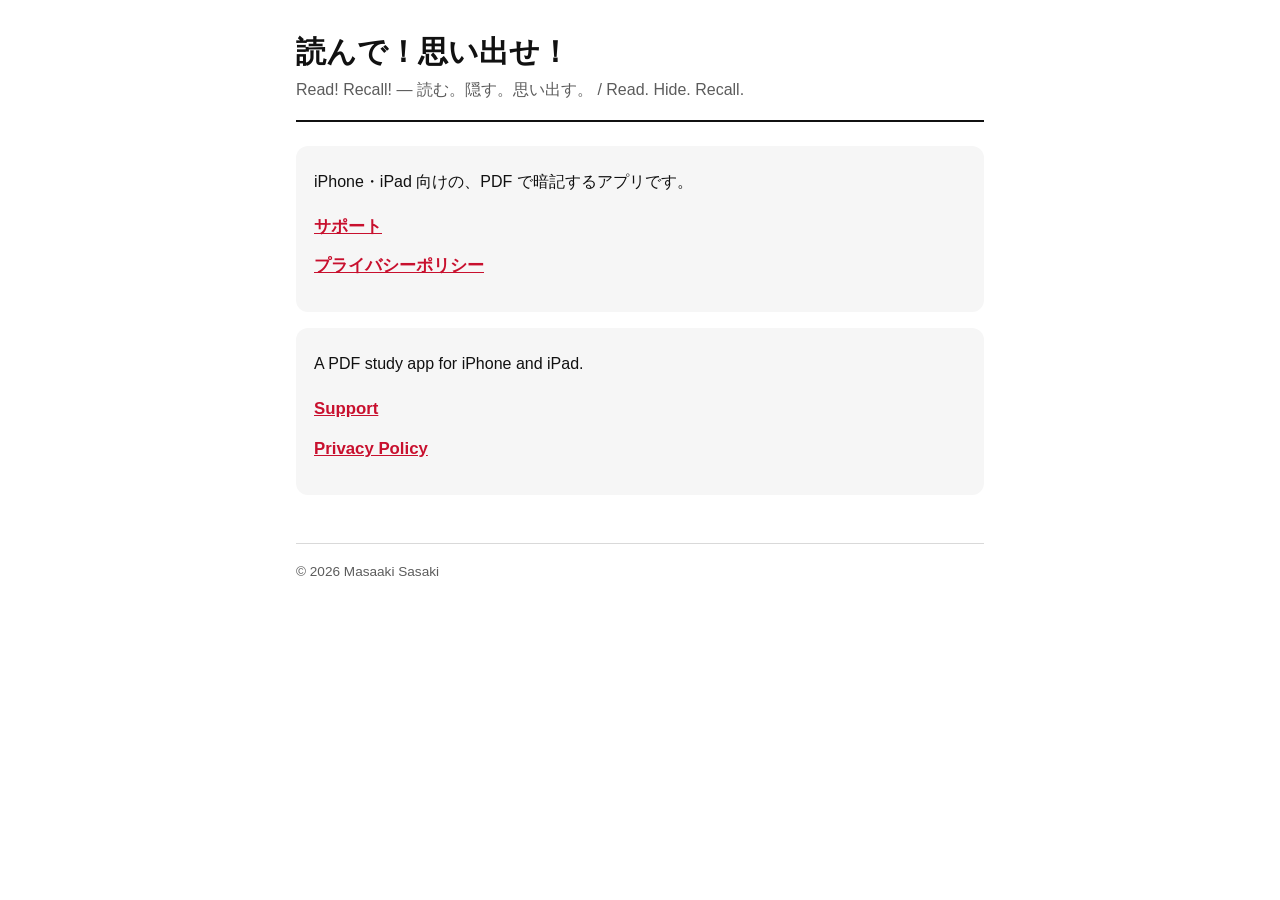
<file: index.html>
<!doctype html>
<html lang="ja">
<head>
<meta charset="utf-8">
<meta name="viewport" content="width=device-width, initial-scale=1">
<title>読んで！思い出せ！ / Read! Recall!</title>
<link rel="stylesheet" href="style.css">
</head>
<body>
<main>
<header>
  <p class="app-name">読んで！思い出せ！</p>
  <p class="app-sub">Read! Recall! — 読む。隠す。思い出す。 / Read. Hide. Recall.</p>
</header>

<div class="card">
  <p>iPhone・iPad 向けの、PDF で暗記するアプリです。</p>
  <ul class="links">
    <li><a href="ja/support.html">サポート</a></li>
    <li><a href="ja/privacy.html">プライバシーポリシー</a></li>
  </ul>
</div>

<div class="card" lang="en">
  <p>A PDF study app for iPhone and iPad.</p>
  <ul class="links">
    <li><a href="en/support.html">Support</a></li>
    <li><a href="en/privacy.html">Privacy Policy</a></li>
  </ul>
</div>

<footer>© 2026 Masaaki Sasaki</footer>
</main>
</body>
</html>
</file>
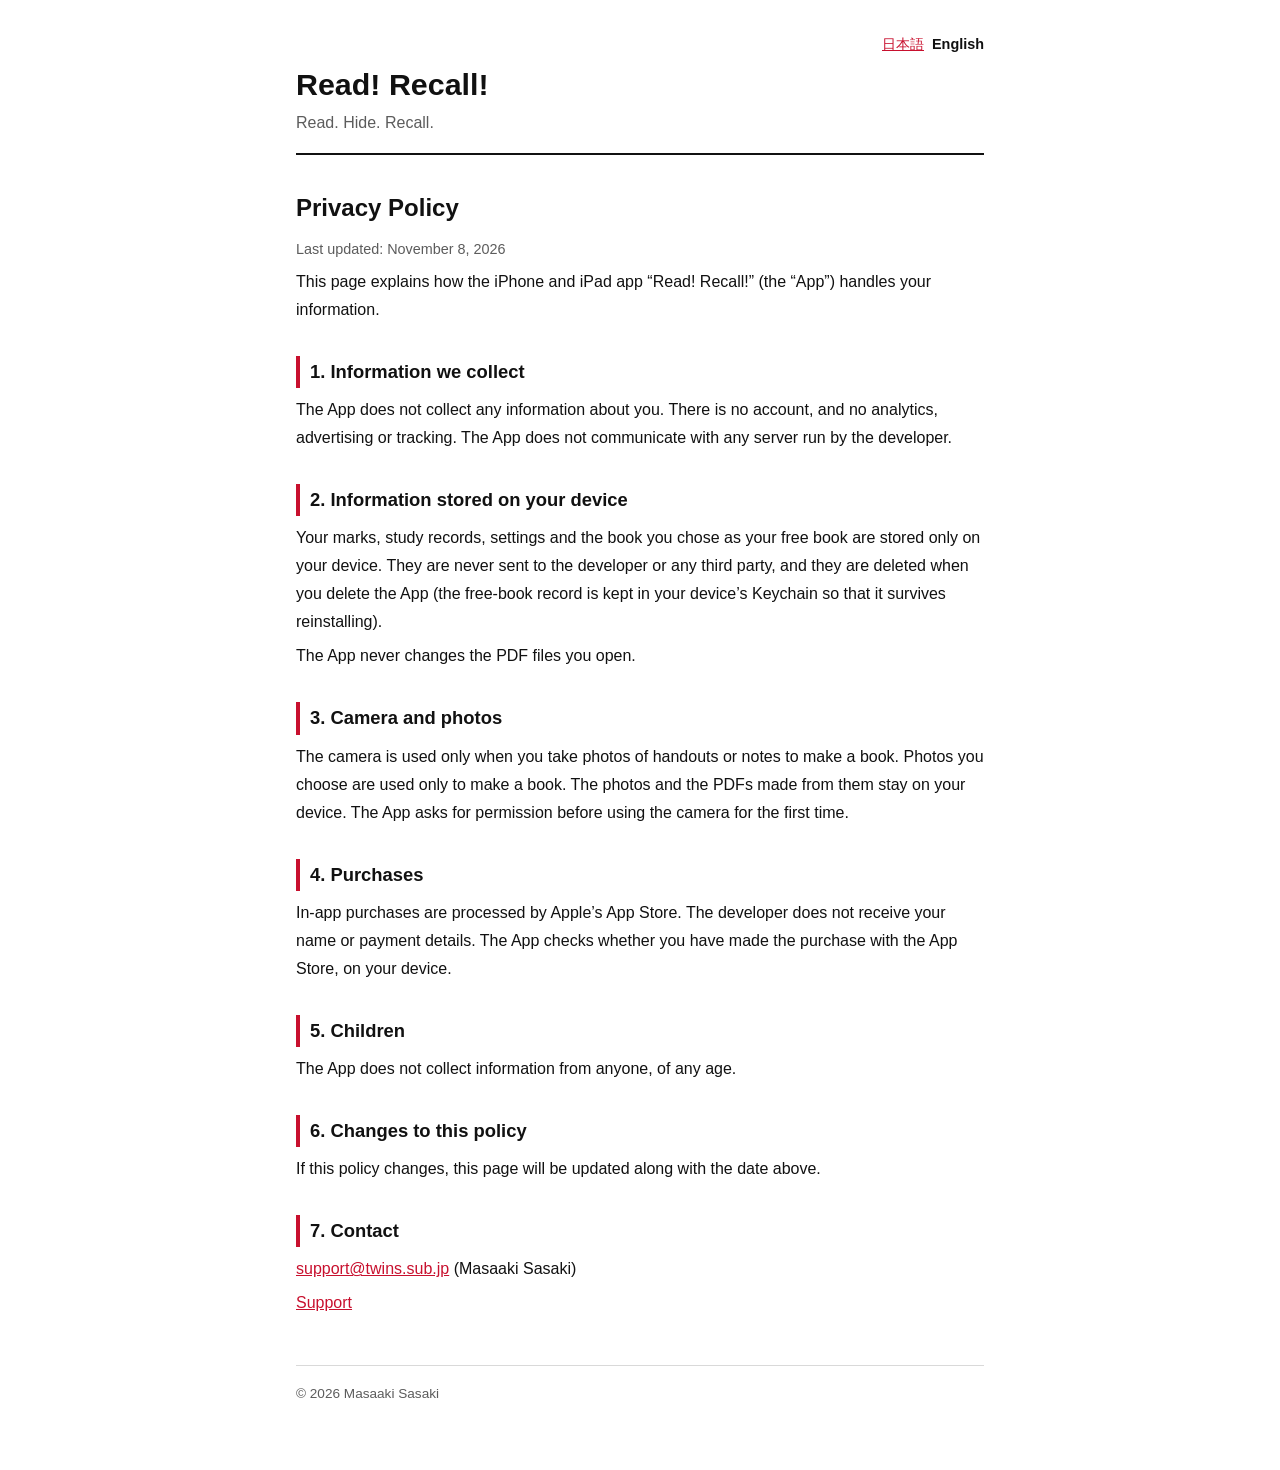
<file: en/privacy.html>
<!doctype html>
<html lang="en">
<head>
<meta charset="utf-8">
<meta name="viewport" content="width=device-width, initial-scale=1">
<title>Privacy Policy | Read! Recall!</title>
<link rel="stylesheet" href="../style.css">
</head>
<body>
<main>
<header>
  <nav class="lang"><a href="../ja/privacy.html" lang="ja">日本語</a><span>English</span></nav>
  <p class="app-name">Read! Recall!</p>
  <p class="app-sub">Read. Hide. Recall.</p>
</header>

<h1>Privacy Policy</h1>
<p class="date">Last updated: November 8, 2026</p>

<p>This page explains how the iPhone and iPad app “Read! Recall!” (the “App”) handles your information.</p>

<h2>1. Information we collect</h2>
<p>The App does not collect any information about you. There is no account, and no analytics, advertising or tracking. The App does not communicate with any server run by the developer.</p>

<h2>2. Information stored on your device</h2>
<p>Your marks, study records, settings and the book you chose as your free book are stored only on your device. They are never sent to the developer or any third party, and they are deleted when you delete the App (the free-book record is kept in your device’s Keychain so that it survives reinstalling).</p>
<p>The App never changes the PDF files you open.</p>

<h2>3. Camera and photos</h2>
<p>The camera is used only when you take photos of handouts or notes to make a book. Photos you choose are used only to make a book. The photos and the PDFs made from them stay on your device. The App asks for permission before using the camera for the first time.</p>

<h2>4. Purchases</h2>
<p>In-app purchases are processed by Apple’s App Store. The developer does not receive your name or payment details. The App checks whether you have made the purchase with the App Store, on your device.</p>

<h2>5. Children</h2>
<p>The App does not collect information from anyone, of any age.</p>

<h2>6. Changes to this policy</h2>
<p>If this policy changes, this page will be updated along with the date above.</p>

<h2>7. Contact</h2>
<p><a href="mailto:support@twins.sub.jp">support@twins.sub.jp</a> (Masaaki Sasaki)</p>

<p><a href="support.html">Support</a></p>

<footer>© 2026 Masaaki Sasaki</footer>
</main>
</body>
</html>
</file>
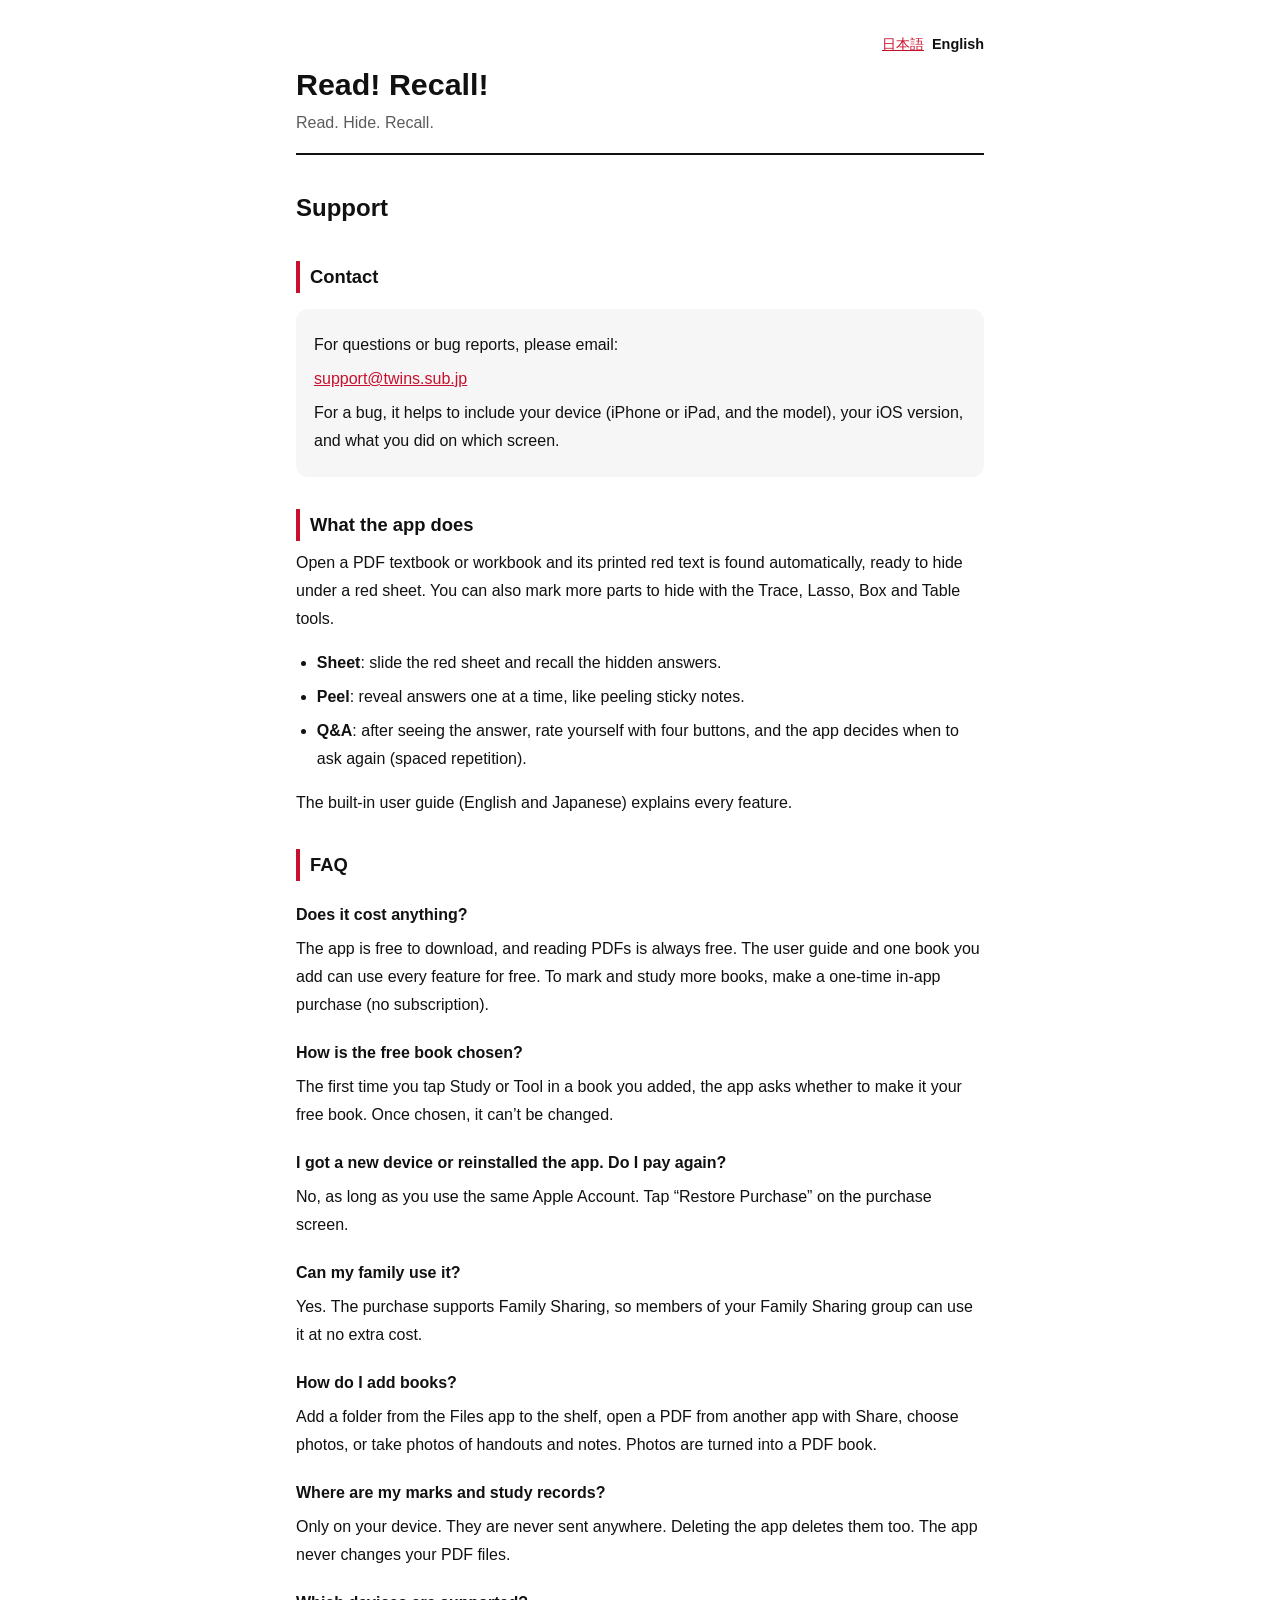
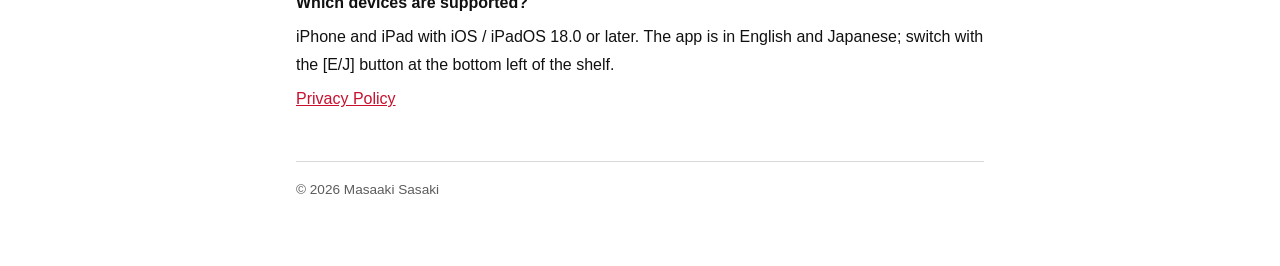
<file: en/support.html>
<!doctype html>
<html lang="en">
<head>
<meta charset="utf-8">
<meta name="viewport" content="width=device-width, initial-scale=1">
<title>Support | Read! Recall!</title>
<link rel="stylesheet" href="../style.css">
</head>
<body>
<main>
<header>
  <nav class="lang"><a href="../ja/support.html" lang="ja">日本語</a><span>English</span></nav>
  <p class="app-name">Read! Recall!</p>
  <p class="app-sub">Read. Hide. Recall.</p>
</header>

<h1>Support</h1>

<h2>Contact</h2>
<div class="card">
  <p>For questions or bug reports, please email:</p>
  <p><a href="mailto:support@twins.sub.jp?subject=Read!%20Recall!%20support">support@twins.sub.jp</a></p>
  <p>For a bug, it helps to include your device (iPhone or iPad, and the model), your iOS version, and what you did on which screen.</p>
</div>

<h2>What the app does</h2>
<p>Open a PDF textbook or workbook and its printed red text is found automatically, ready to hide under a red sheet. You can also mark more parts to hide with the Trace, Lasso, Box and Table tools.</p>
<ul>
  <li><strong>Sheet</strong>: slide the red sheet and recall the hidden answers.</li>
  <li><strong>Peel</strong>: reveal answers one at a time, like peeling sticky notes.</li>
  <li><strong>Q&amp;A</strong>: after seeing the answer, rate yourself with four buttons, and the app decides when to ask again (spaced repetition).</li>
</ul>
<p>The built-in user guide (English and Japanese) explains every feature.</p>

<h2>FAQ</h2>

<h3>Does it cost anything?</h3>
<p>The app is free to download, and reading PDFs is always free. The user guide and one book you add can use every feature for free. To mark and study more books, make a one-time in-app purchase (no subscription).</p>

<h3>How is the free book chosen?</h3>
<p>The first time you tap Study or Tool in a book you added, the app asks whether to make it your free book. Once chosen, it can’t be changed.</p>

<h3>I got a new device or reinstalled the app. Do I pay again?</h3>
<p>No, as long as you use the same Apple Account. Tap “Restore Purchase” on the purchase screen.</p>

<h3>Can my family use it?</h3>
<p>Yes. The purchase supports Family Sharing, so members of your Family Sharing group can use it at no extra cost.</p>

<h3>How do I add books?</h3>
<p>Add a folder from the Files app to the shelf, open a PDF from another app with Share, choose photos, or take photos of handouts and notes. Photos are turned into a PDF book.</p>

<h3>Where are my marks and study records?</h3>
<p>Only on your device. They are never sent anywhere. Deleting the app deletes them too. The app never changes your PDF files.</p>

<h3>Which devices are supported?</h3>
<p>iPhone and iPad with iOS / iPadOS 18.0 or later. The app is in English and Japanese; switch with the [E/J] button at the bottom left of the shelf.</p>

<p><a href="privacy.html">Privacy Policy</a></p>

<footer>© 2026 Masaaki Sasaki</footer>
</main>
</body>
</html>
</file>
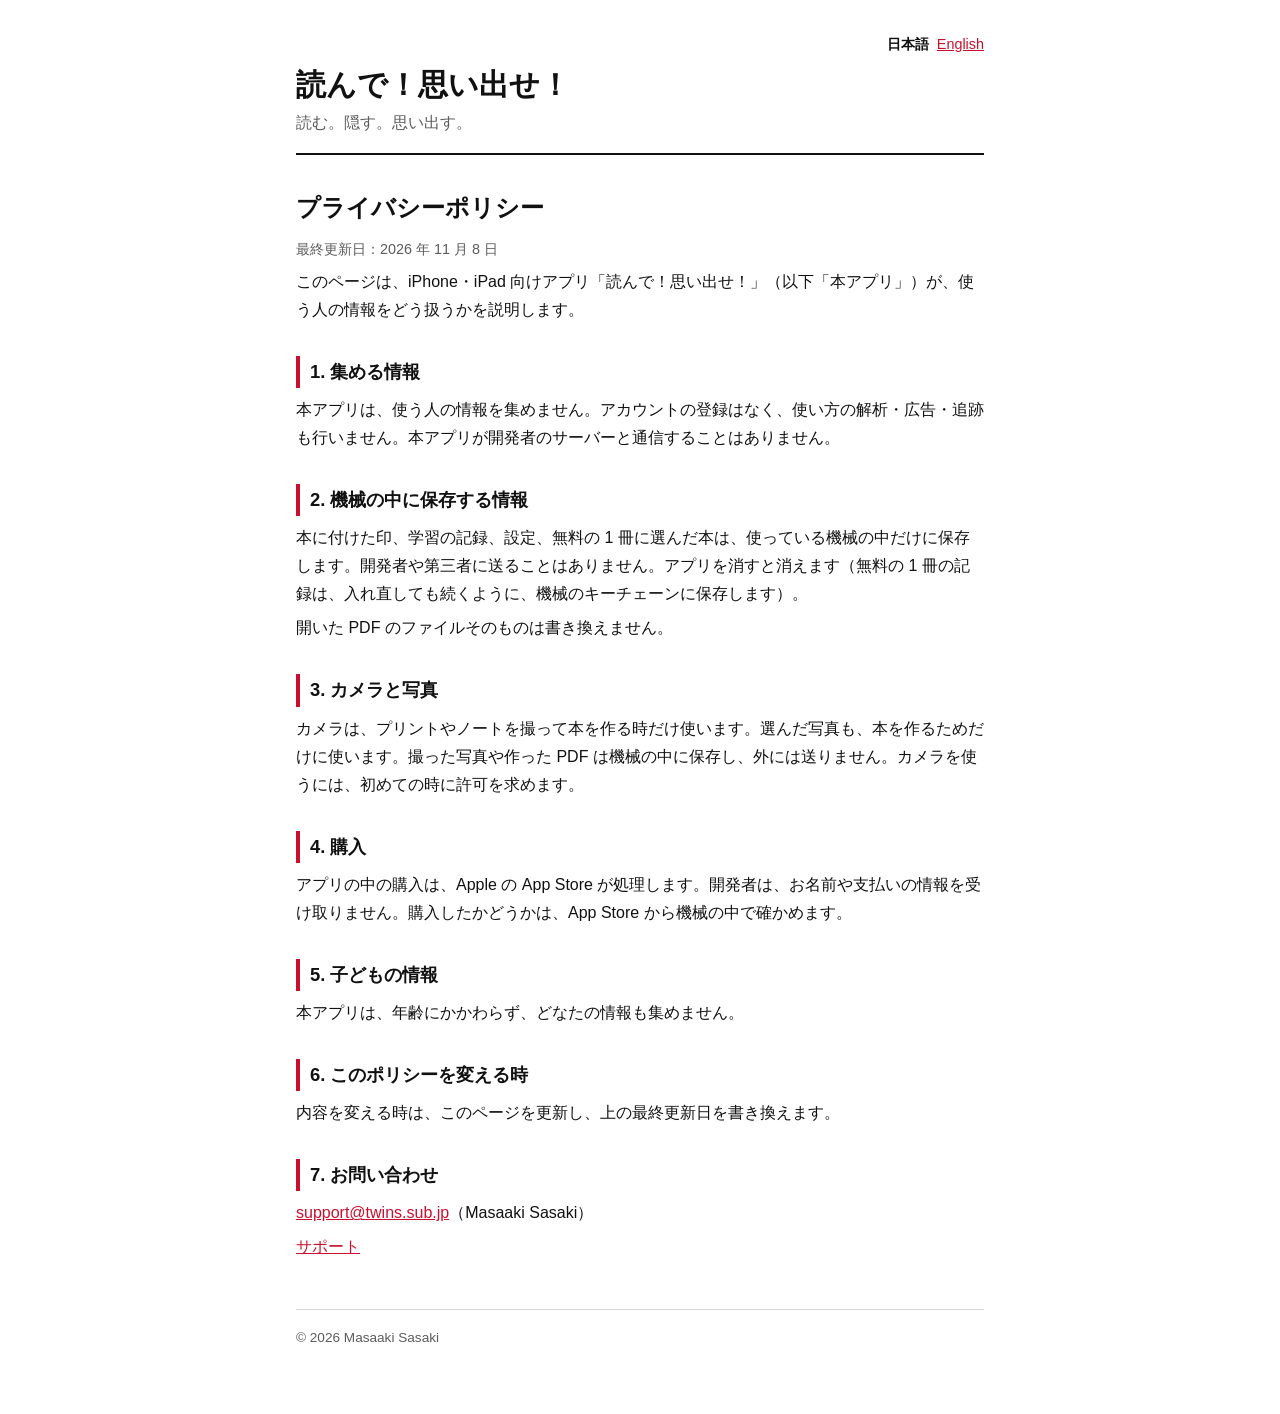
<file: ja/privacy.html>
<!doctype html>
<html lang="ja">
<head>
<meta charset="utf-8">
<meta name="viewport" content="width=device-width, initial-scale=1">
<title>プライバシーポリシー｜読んで！思い出せ！</title>
<link rel="stylesheet" href="../style.css">
</head>
<body>
<main>
<header>
  <nav class="lang"><span>日本語</span><a href="../en/privacy.html" lang="en">English</a></nav>
  <p class="app-name">読んで！思い出せ！</p>
  <p class="app-sub">読む。隠す。思い出す。</p>
</header>

<h1>プライバシーポリシー</h1>
<p class="date">最終更新日：2026 年 11 月 8 日</p>

<p>このページは、iPhone・iPad 向けアプリ「読んで！思い出せ！」（以下「本アプリ」）が、使う人の情報をどう扱うかを説明します。</p>

<h2>1. 集める情報</h2>
<p>本アプリは、使う人の情報を集めません。アカウントの登録はなく、使い方の解析・広告・追跡も行いません。本アプリが開発者のサーバーと通信することはありません。</p>

<h2>2. 機械の中に保存する情報</h2>
<p>本に付けた印、学習の記録、設定、無料の 1 冊に選んだ本は、使っている機械の中だけに保存します。開発者や第三者に送ることはありません。アプリを消すと消えます（無料の 1 冊の記録は、入れ直しても続くように、機械のキーチェーンに保存します）。</p>
<p>開いた PDF のファイルそのものは書き換えません。</p>

<h2>3. カメラと写真</h2>
<p>カメラは、プリントやノートを撮って本を作る時だけ使います。選んだ写真も、本を作るためだけに使います。撮った写真や作った PDF は機械の中に保存し、外には送りません。カメラを使うには、初めての時に許可を求めます。</p>

<h2>4. 購入</h2>
<p>アプリの中の購入は、Apple の App Store が処理します。開発者は、お名前や支払いの情報を受け取りません。購入したかどうかは、App Store から機械の中で確かめます。</p>

<h2>5. 子どもの情報</h2>
<p>本アプリは、年齢にかかわらず、どなたの情報も集めません。</p>

<h2>6. このポリシーを変える時</h2>
<p>内容を変える時は、このページを更新し、上の最終更新日を書き換えます。</p>

<h2>7. お問い合わせ</h2>
<p><a href="mailto:support@twins.sub.jp">support@twins.sub.jp</a>（Masaaki Sasaki）</p>

<p><a href="support.html">サポート</a></p>

<footer>© 2026 Masaaki Sasaki</footer>
</main>
</body>
</html>
</file>
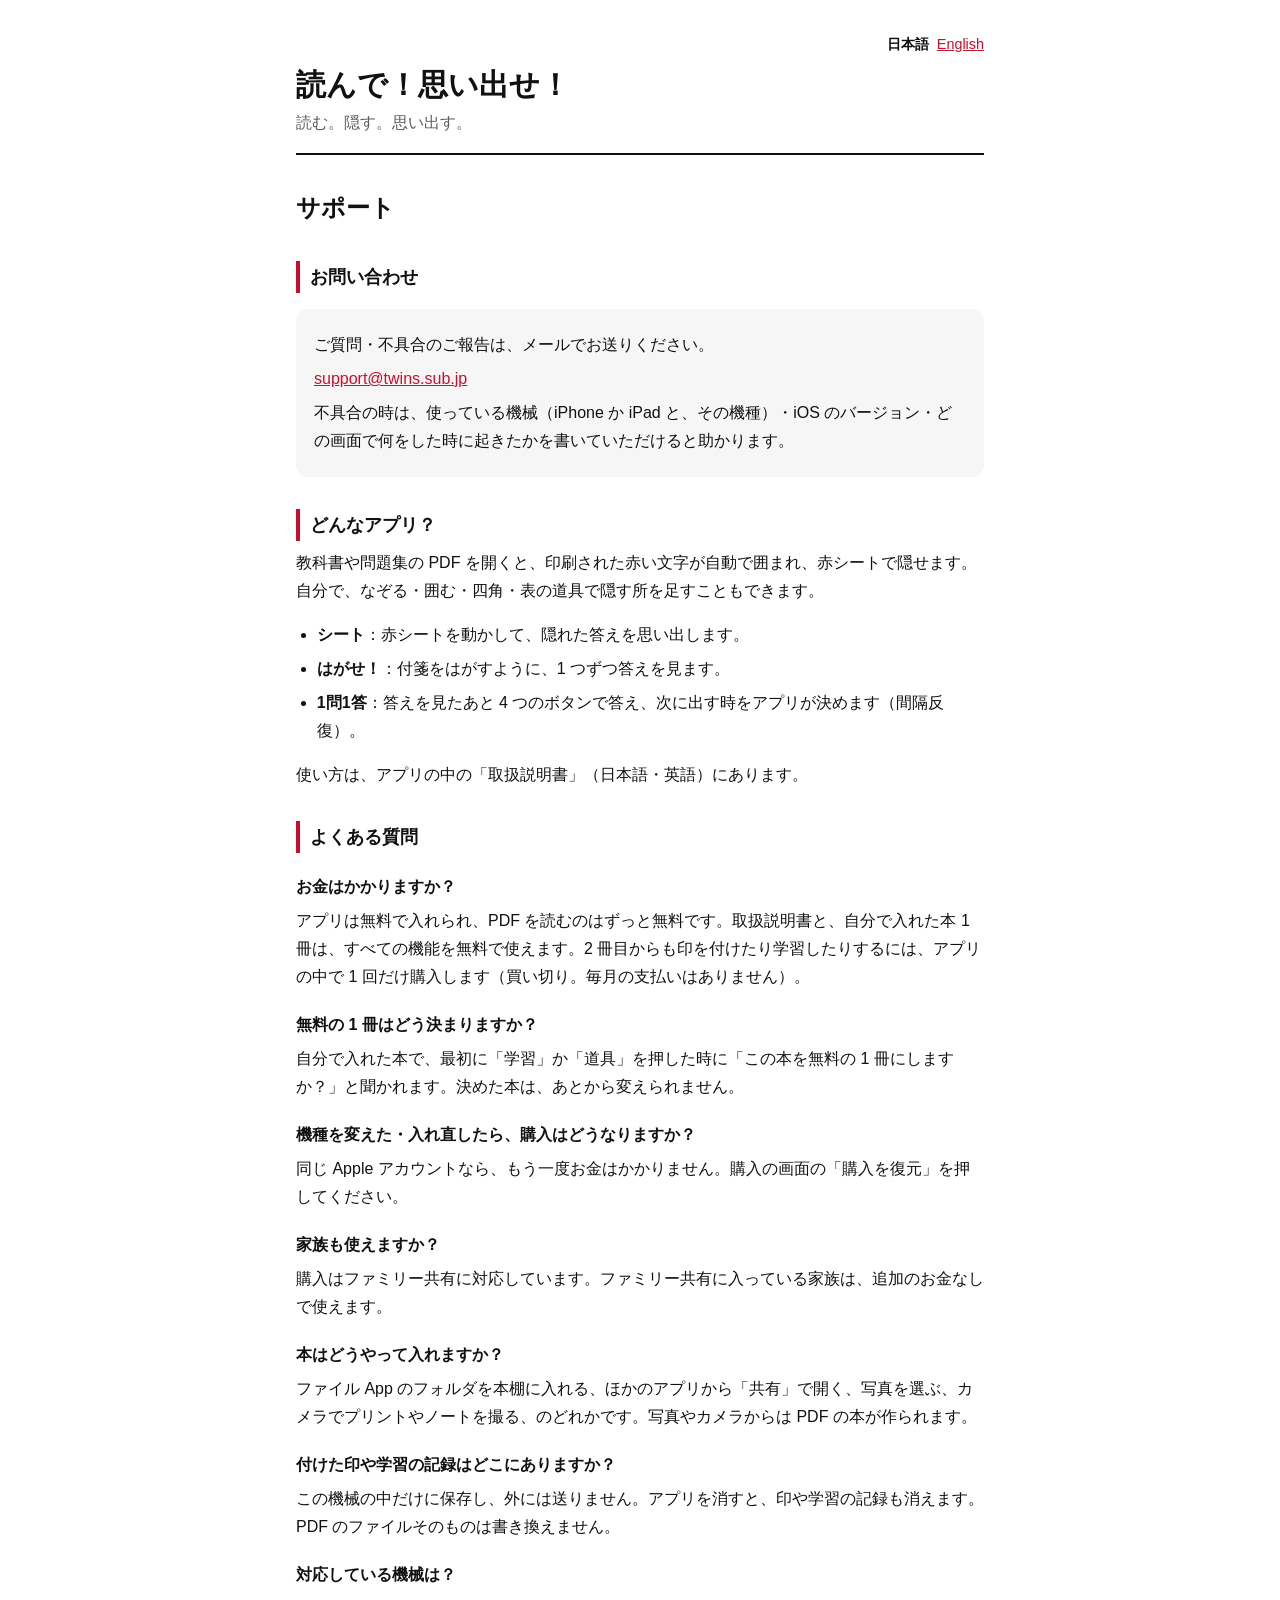
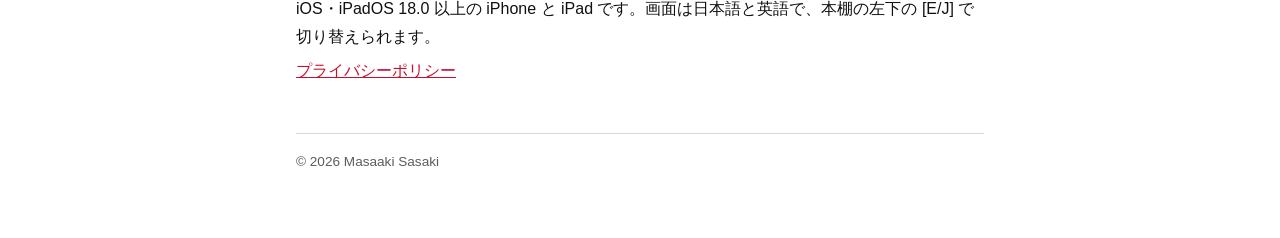
<file: ja/support.html>
<!doctype html>
<html lang="ja">
<head>
<meta charset="utf-8">
<meta name="viewport" content="width=device-width, initial-scale=1">
<title>サポート｜読んで！思い出せ！</title>
<link rel="stylesheet" href="../style.css">
</head>
<body>
<main>
<header>
  <nav class="lang"><span>日本語</span><a href="../en/support.html" lang="en">English</a></nav>
  <p class="app-name">読んで！思い出せ！</p>
  <p class="app-sub">読む。隠す。思い出す。</p>
</header>

<h1>サポート</h1>

<h2>お問い合わせ</h2>
<div class="card">
  <p>ご質問・不具合のご報告は、メールでお送りください。</p>
  <p><a href="mailto:support@twins.sub.jp?subject=%E8%AA%AD%E3%82%93%E3%81%A7%EF%BC%81%E6%80%9D%E3%81%84%E5%87%BA%E3%81%9B%EF%BC%81%20%E3%81%AE%E3%81%8A%E5%95%8F%E3%81%84%E5%90%88%E3%82%8F%E3%81%9B">support@twins.sub.jp</a></p>
  <p>不具合の時は、使っている機械（iPhone か iPad と、その機種）・iOS のバージョン・どの画面で何をした時に起きたかを書いていただけると助かります。</p>
</div>

<h2>どんなアプリ？</h2>
<p>教科書や問題集の PDF を開くと、印刷された赤い文字が自動で囲まれ、赤シートで隠せます。自分で、なぞる・囲む・四角・表の道具で隠す所を足すこともできます。</p>
<ul>
  <li><strong>シート</strong>：赤シートを動かして、隠れた答えを思い出します。</li>
  <li><strong>はがせ！</strong>：付箋をはがすように、1 つずつ答えを見ます。</li>
  <li><strong>1問1答</strong>：答えを見たあと 4 つのボタンで答え、次に出す時をアプリが決めます（間隔反復）。</li>
</ul>
<p>使い方は、アプリの中の「取扱説明書」（日本語・英語）にあります。</p>

<h2>よくある質問</h2>

<h3>お金はかかりますか？</h3>
<p>アプリは無料で入れられ、PDF を読むのはずっと無料です。取扱説明書と、自分で入れた本 1 冊は、すべての機能を無料で使えます。2 冊目からも印を付けたり学習したりするには、アプリの中で 1 回だけ購入します（買い切り。毎月の支払いはありません）。</p>

<h3>無料の 1 冊はどう決まりますか？</h3>
<p>自分で入れた本で、最初に「学習」か「道具」を押した時に「この本を無料の 1 冊にしますか？」と聞かれます。決めた本は、あとから変えられません。</p>

<h3>機種を変えた・入れ直したら、購入はどうなりますか？</h3>
<p>同じ Apple アカウントなら、もう一度お金はかかりません。購入の画面の「購入を復元」を押してください。</p>

<h3>家族も使えますか？</h3>
<p>購入はファミリー共有に対応しています。ファミリー共有に入っている家族は、追加のお金なしで使えます。</p>

<h3>本はどうやって入れますか？</h3>
<p>ファイル App のフォルダを本棚に入れる、ほかのアプリから「共有」で開く、写真を選ぶ、カメラでプリントやノートを撮る、のどれかです。写真やカメラからは PDF の本が作られます。</p>

<h3>付けた印や学習の記録はどこにありますか？</h3>
<p>この機械の中だけに保存し、外には送りません。アプリを消すと、印や学習の記録も消えます。PDF のファイルそのものは書き換えません。</p>

<h3>対応している機械は？</h3>
<p>iOS・iPadOS 18.0 以上の iPhone と iPad です。画面は日本語と英語で、本棚の左下の [E/J] で切り替えられます。</p>

<p><a href="privacy.html">プライバシーポリシー</a></p>

<footer>© 2026 Masaaki Sasaki</footer>
</main>
</body>
</html>
</file>
<file: style.css>
:root {
  --bg: #ffffff;
  --text: #111111;
  --muted: #5c5c5c;
  --line: #d9d9d9;
  --accent: #c8102e;
  --card: #f6f6f6;
}
@media (prefers-color-scheme: dark) {
  :root {
    --bg: #121212;
    --text: #f2f2f2;
    --muted: #a8a8a8;
    --line: #333333;
    --accent: #ff5a6e;
    --card: #1c1c1c;
  }
}
* { box-sizing: border-box; }
html { -webkit-text-size-adjust: 100%; }
body {
  margin: 0;
  background: var(--bg);
  color: var(--text);
  font-family: -apple-system, BlinkMacSystemFont, "Hiragino Sans", "Hiragino Kaku Gothic ProN", "Segoe UI", "Noto Sans JP", sans-serif;
  line-height: 1.75;
}
main { max-width: 720px; margin: 0 auto; padding: 32px 16px 64px; }
header { border-bottom: 2px solid var(--text); padding-bottom: 16px; margin-bottom: 24px; }
.app-name { font-size: clamp(1.45rem, 6.2vw, 1.9rem); font-weight: 800; margin: 0; line-height: 1.3; }
.app-sub { color: var(--muted); margin: 4px 0 0; }
.lang { text-align: right; font-size: .9rem; margin: 0 0 8px; }
.lang a, .lang span { margin-left: 8px; }
.lang span { font-weight: 700; }
h1 { font-size: 1.5rem; margin: 32px 0 8px; }
h2 { font-size: 1.15rem; margin: 32px 0 8px; padding-left: 10px; border-left: 4px solid var(--accent); }
h3 { font-size: 1rem; margin: 20px 0 4px; }
p, li { margin: 6px 0; }
ul { padding-left: 1.3em; }
a { color: var(--accent); }
.card { background: var(--card); border-radius: 12px; padding: 16px 18px; margin: 16px 0; }
.links { list-style: none; padding: 0; }
.links li { margin: 10px 0; }
.links a { font-weight: 700; font-size: 1.05rem; }
.date { color: var(--muted); font-size: .9rem; }
footer { border-top: 1px solid var(--line); margin-top: 48px; padding-top: 16px; color: var(--muted); font-size: .85rem; }
</file>
